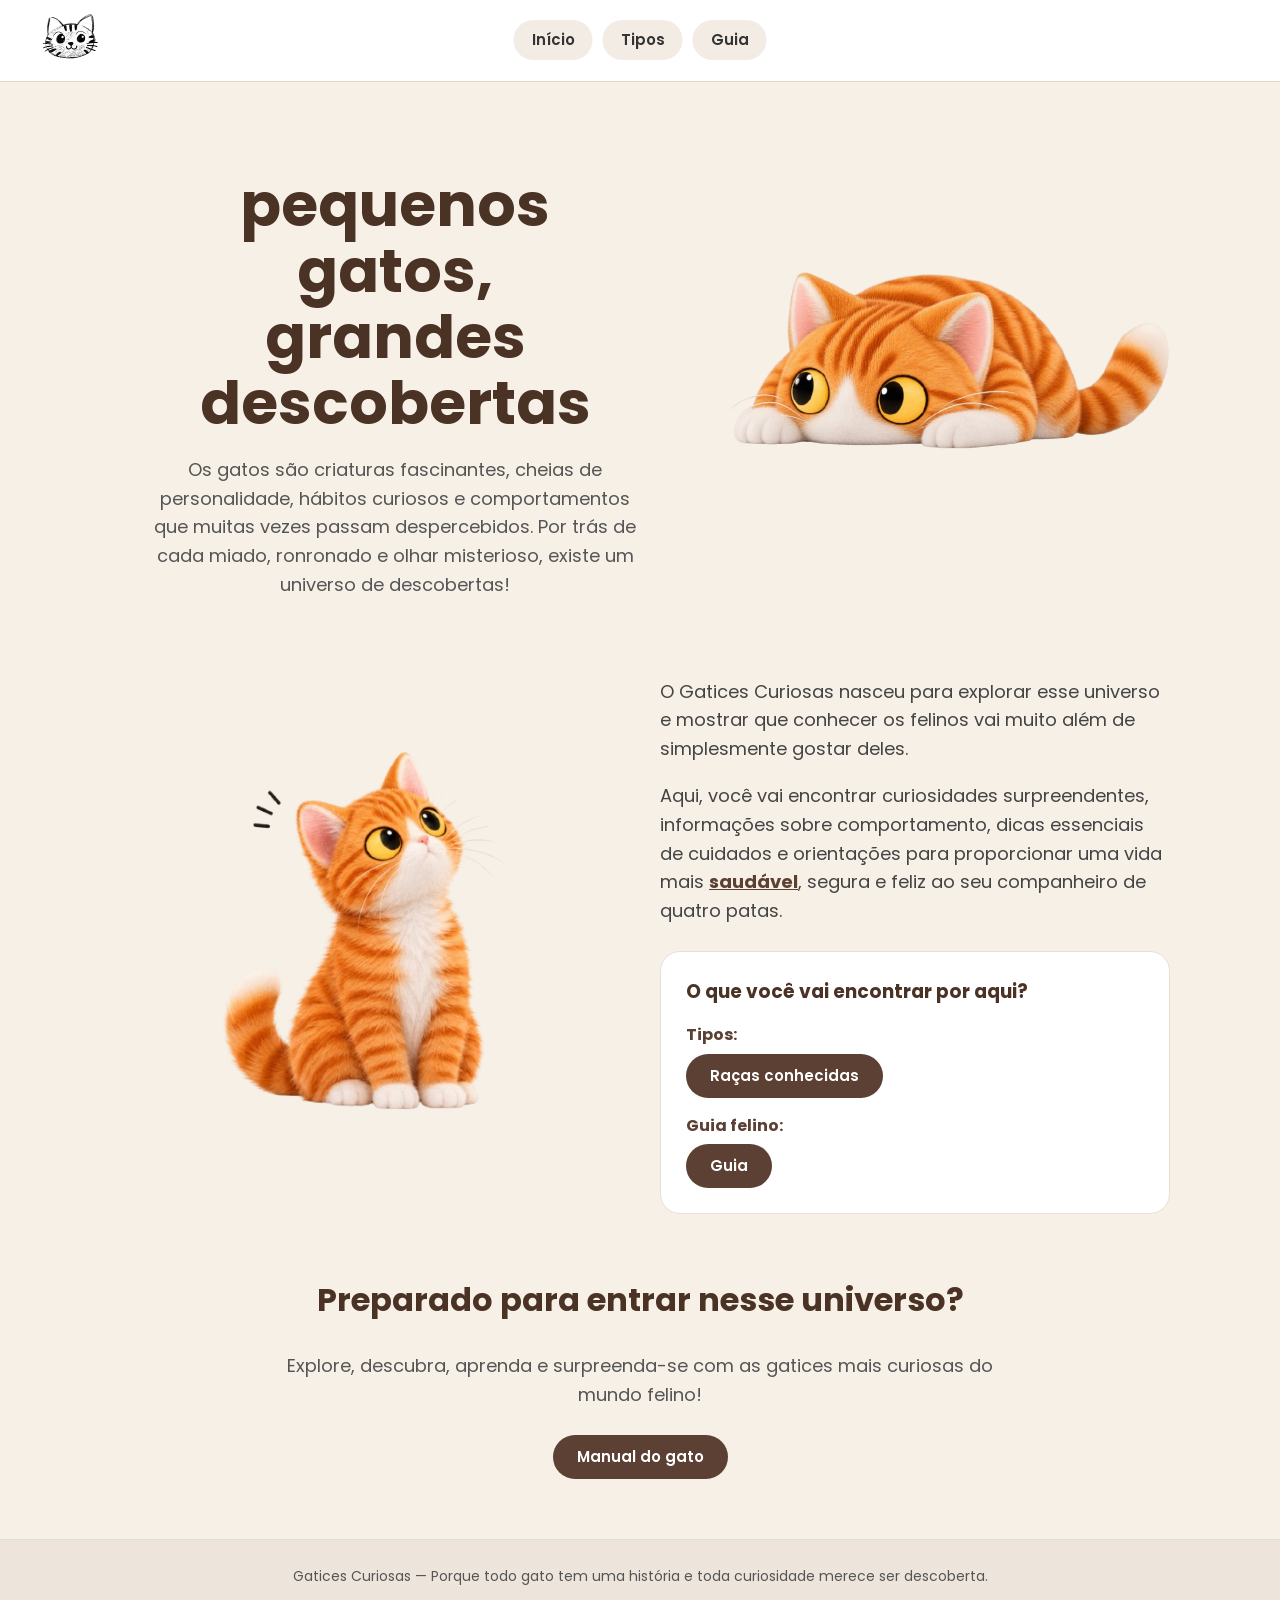
<file: index.html>
<!DOCTYPE html>
<html lang="pt-br">

<head>
    <meta charset="UTF-8">
    <meta name="viewport" content="width=device-width, initial-scale=1.0">
    <title>Gatos</title>

    <link href="https://fonts.googleapis.com/css2?family=Poppins:wght@400;700;800&display=swap" rel="stylesheet">
    <link rel="stylesheet" href="style.css">

</head>

<body>
    <header>
        <div class="logo">
            <a href="index.html">
                <img src="assents/logotipo.svg" alt="logotipo da página" width="75px">
            </a>
        </div>


        <nav class="menu">
            <a href="index.html">Início</a>
            <a href="tipos.html">Tipos</a>
            <a href="guia.html">Guia</a>
        </nav>
    </header>
    <section class="inicio">

        <div class="n1">
            <h2>pequenos<br>gatos,<br>grandes<br>descobertas</h2>

            <p>Os gatos são criaturas fascinantes, cheias de personalidade, hábitos curiosos e comportamentos que muitas
                vezes passam despercebidos. Por trás de cada miado, ronronado e olhar misterioso, existe um universo de
                descobertas!</p>
        </div>

        <div class="imgInicio">
            <img src="assents/gatoInicio.png" alt="gato">
        </div>

    </section>

    <section class="part2">

        <div class="img2">
            <img src="assents/gatinhoCurioso.png" alt="gato curioso">
        </div>

        <div class="conteudo">
            <p>O Gatices Curiosas nasceu para explorar esse universo e mostrar que conhecer os felinos vai muito além de
                simplesmente gostar deles.</p>

            <p>Aqui, você vai encontrar curiosidades surpreendentes, informações sobre comportamento, dicas essenciais
                de cuidados e orientações para proporcionar uma vida mais <a
                    href="https://www.terra.com.br/vida-e-estilo/pets/11-dicas-para-manter-seu-gato-saudavel-e-feliz,705173eb04c32a023eaf35f7e15ee710k7oqali2.html"
                    target="_blank" rel="noopener noreferrer">saudável</a>, segura e feliz ao seu companheiro de quatro
                patas.</p>

            <div class="encontrar">
                <h3>O que você vai encontrar por aqui?</h3>

                <ul class="lista-encontrar">
                    <li>
                        <span class="rotulo-encontrar">Tipos:</span>
                        <a class="button" href="tipos.html">Raças conhecidas</a>
                    </li>
                    <li>
                        <span class="rotulo-encontrar">Guia felino:</span>
                        <a class="button" href="guia.html">Guia</a>
                    </li>
                </ul>
            </div>
        </div>

    </section>

    <section class="part3">

        <div>
            <h2>Preparado para entrar nesse universo?</h2>
            <p>Explore, descubra, aprenda e surpreenda-se com as gatices mais curiosas do mundo felino!</p>
        </div>

        <div>
            <a class="button" href="https://www.specialdog.com.br/portalpet/manual-do-gato-" target="_blank"
                rel="noopener noreferrer">Manual do gato</a>
        </div>

    </section>

    <footer>Gatices Curiosas — Porque todo gato tem uma história e toda curiosidade merece ser descoberta.</footer>


</body>

</html>
</file>
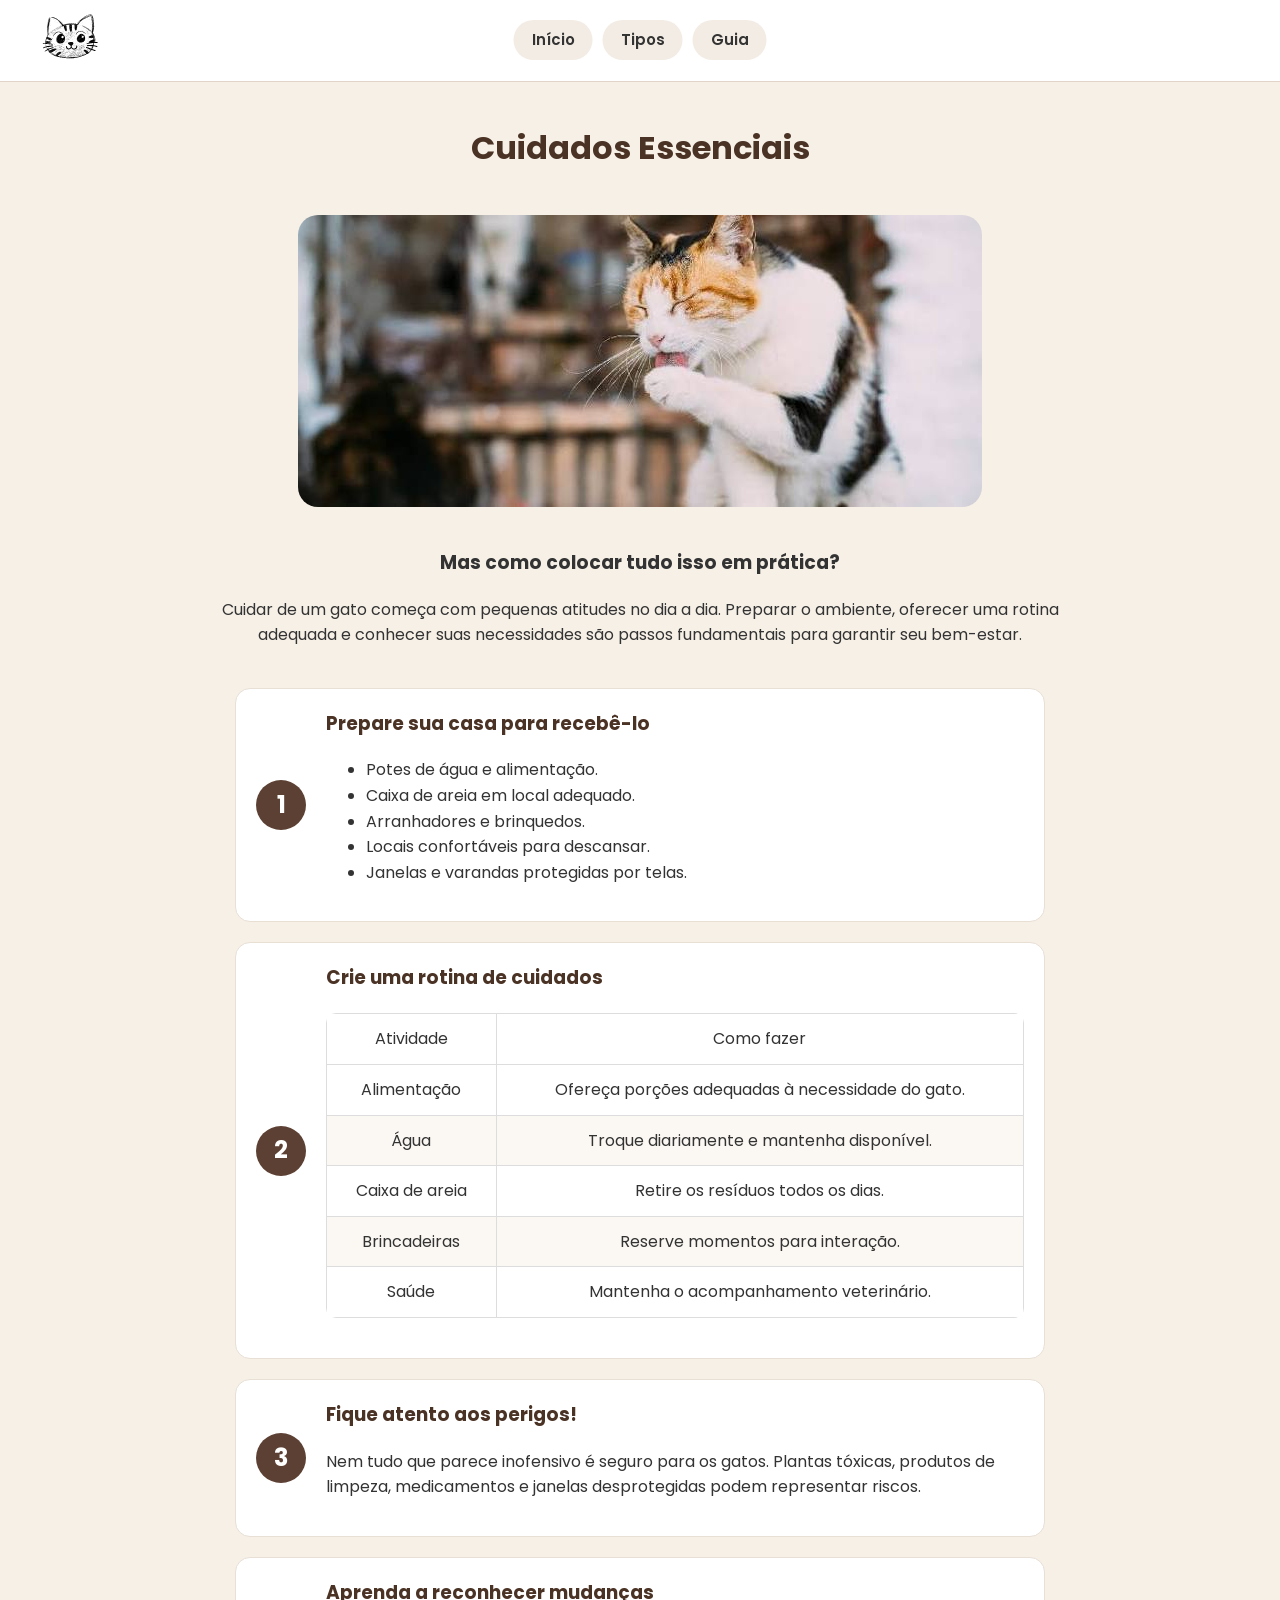
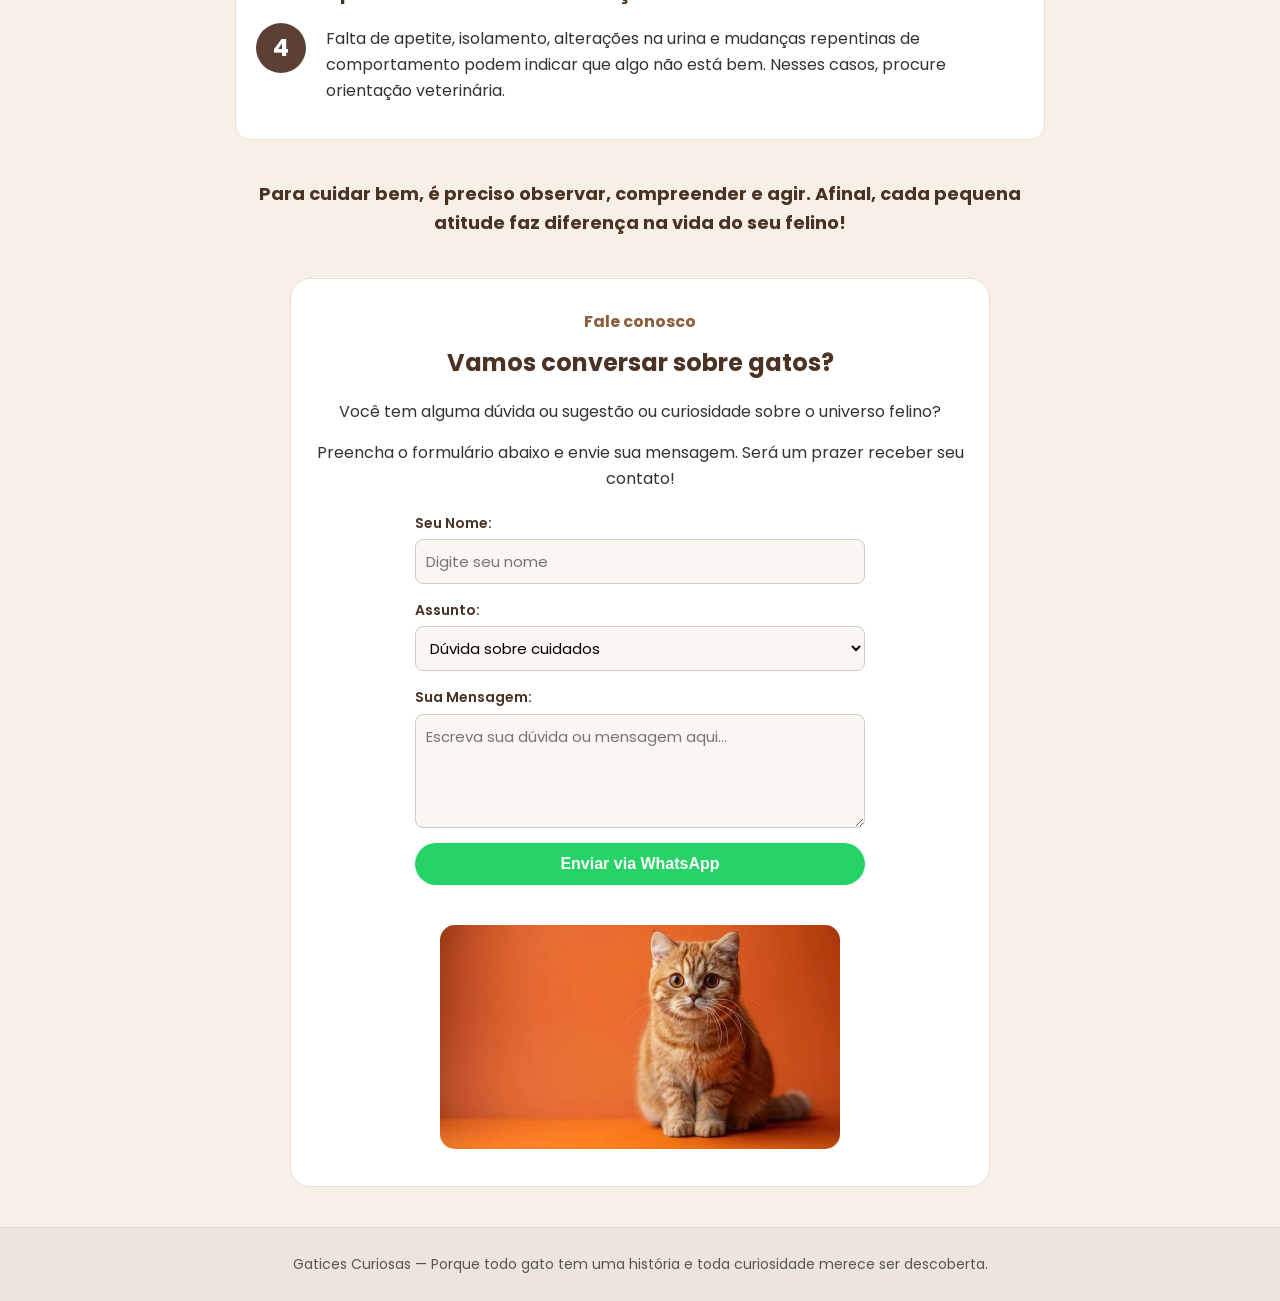
<file: cuidados.html>
<!DOCTYPE html>
<html lang="pt-br">
<head>
    <meta charset="UTF-8">
    <meta name="viewport" content="width=device-width, initial-scale=1.0">
    <title>Cuidados Essenciais</title>
    <link rel="stylesheet" href="style.css">
</head>
<body>
    <header>
        <div class="logo">
    <a href="index.html">
    <img src="assents/logotipo.svg" alt="logotipo da página" width="75px">
    </a>
    </div>


    <nav class="menu">
        <a href="index.html">Início</a>
        <a href="tipos.html">Tipos</a>
        <a href="guia.html">Guia</a>
        </nav>
    </header>

    <section class="essenciais">
        <h2>Cuidados Essenciais</h2>
        <img src="assents/images (6).jpg" alt="Foto de gato">
        <h3>Mas como colocar tudo isso em prática?</h3>
             Cuidar de um gato começa com pequenas atitudes no dia a dia. Preparar o ambiente, oferecer uma rotina<br>adequada e conhecer suas necessidades são passos fundamentais para garantir seu bem-estar.
        </p>
    </section>

    <section class="geral">
        <div class="etapa">
            <div class="numero">1</div>
        <div class="conteudoEtapa">
            <h3>Prepare sua casa para recebê-lo</h3>
            <ul>
                <li>Potes de água e alimentação.</li>
                <li>Caixa de areia em local adequado.</li>
                <li>Arranhadores e brinquedos.</li>
                <li>Locais confortáveis para descansar.</li>
                <li>Janelas e varandas protegidas por telas.</li>
            </ul>
         </div>
        </div>

         <div class="etapa">
         <div class="numero">2</div>

         <div class="conteudoEtapa">
                <h3>Crie uma rotina de cuidados</h3>
        <table>
            <thead>
            <tr>
                <td>Atividade</td>
                <td>Como fazer</td>
            </tr>
            </thead>
            <tbody>
            <tr>
                <td>Alimentação</td>
                <td>Ofereça porções adequadas à necessidade do gato.</td>
            </tr>
            <tr>
                <td>Água</td>
                <td>Troque diariamente e mantenha disponível.</td>
            </tr>
            <tr>
                <td>Caixa de areia</td>
                <td>Retire os resíduos todos os dias.</td>
            </tr>
            <tr>
                <td>Brincadeiras</td>
                <td>Reserve momentos para interação.</td>
            </tr>
            <tr>
                <td>Saúde</td>
                <td>Mantenha o acompanhamento veterinário.</td>
            </tr>
            </tbody>
        </table>
        </div>
    </div>

    <div class="etapa">
         <div class="numero">3</div>

         <div class="conteudoEtapa">
                <h3>Fique atento aos perigos!</h3>
                <p>Nem tudo que parece inofensivo é seguro para os gatos. Plantas tóxicas, produtos de limpeza, medicamentos e janelas desprotegidas podem representar riscos.
                </p>
         </div>
         </div>

         <div class="etapa">
         <div class="numero">4</div>

        <div class="conteudoEtapa">
                <h3>Aprenda a reconhecer mudanças</h3>
            <p>Falta de apetite, isolamento, alterações na urina e mudanças repentinas de comportamento podem indicar que algo não está bem. Nesses casos, procure orientação veterinária.
                </p>
        </div>
        </div>
        <div class="fim">
            <p><strong>Para cuidar bem, é preciso observar, compreender e agir. Afinal, cada pequena atitude faz diferença na vida do seu felino!</strong></p>
        </div>
    </section>

    <section class="final">
        <h3>Fale conosco</h3>
        <h2>Vamos conversar sobre gatos?</h2>
        <p>Você tem alguma dúvida ou sugestão ou curiosidade sobre o universo felino?</p>
        <p>Preencha o formulário abaixo e envie sua mensagem. Será um prazer receber seu contato!</p>

        <form id="formContato" onsubmit="enviarWhatsApp(event)">
            <div class="campo">
                <label for="nome">Seu Nome:</label>
                <input type="text" id="nome" name="nome" placeholder="Digite seu nome" required>
            </div>

            <div class="campo">
                <label for="assunto">Assunto:</label>
                <select id="assunto" name="assunto" required>
                    <option value="Dúvida sobre cuidados">Dúvida sobre cuidados</option>
                    <option value="Sugestão de conteúdo">Sugestão de conteúdo</option>
                    <option value="Curiosidade felina">Curiosidade felina</option>
                    <option value="Outro">Outro</option>
                </select>
            </div>

            <div class="campo">
                <label for="mensagem">Sua Mensagem:</label>
                <textarea id="mensagem" name="mensagem" rows="4" placeholder="Escreva sua dúvida ou mensagem aqui..." required></textarea>
            </div>

            <button type="submit" class="button btn-whatsapp">
                Enviar via WhatsApp
            </button>
        </form>

        <div>
            <img src="imagens.gatos/gato-laranja.webp" alt="Imagem de um gato laranja" width="400px">
        </div>
    </section>

    <footer>Gatices Curiosas — Porque todo gato tem uma história e toda curiosidade merece ser descoberta.</footer>

    <script src="script.js"></script>
</body>
</html>
</file>
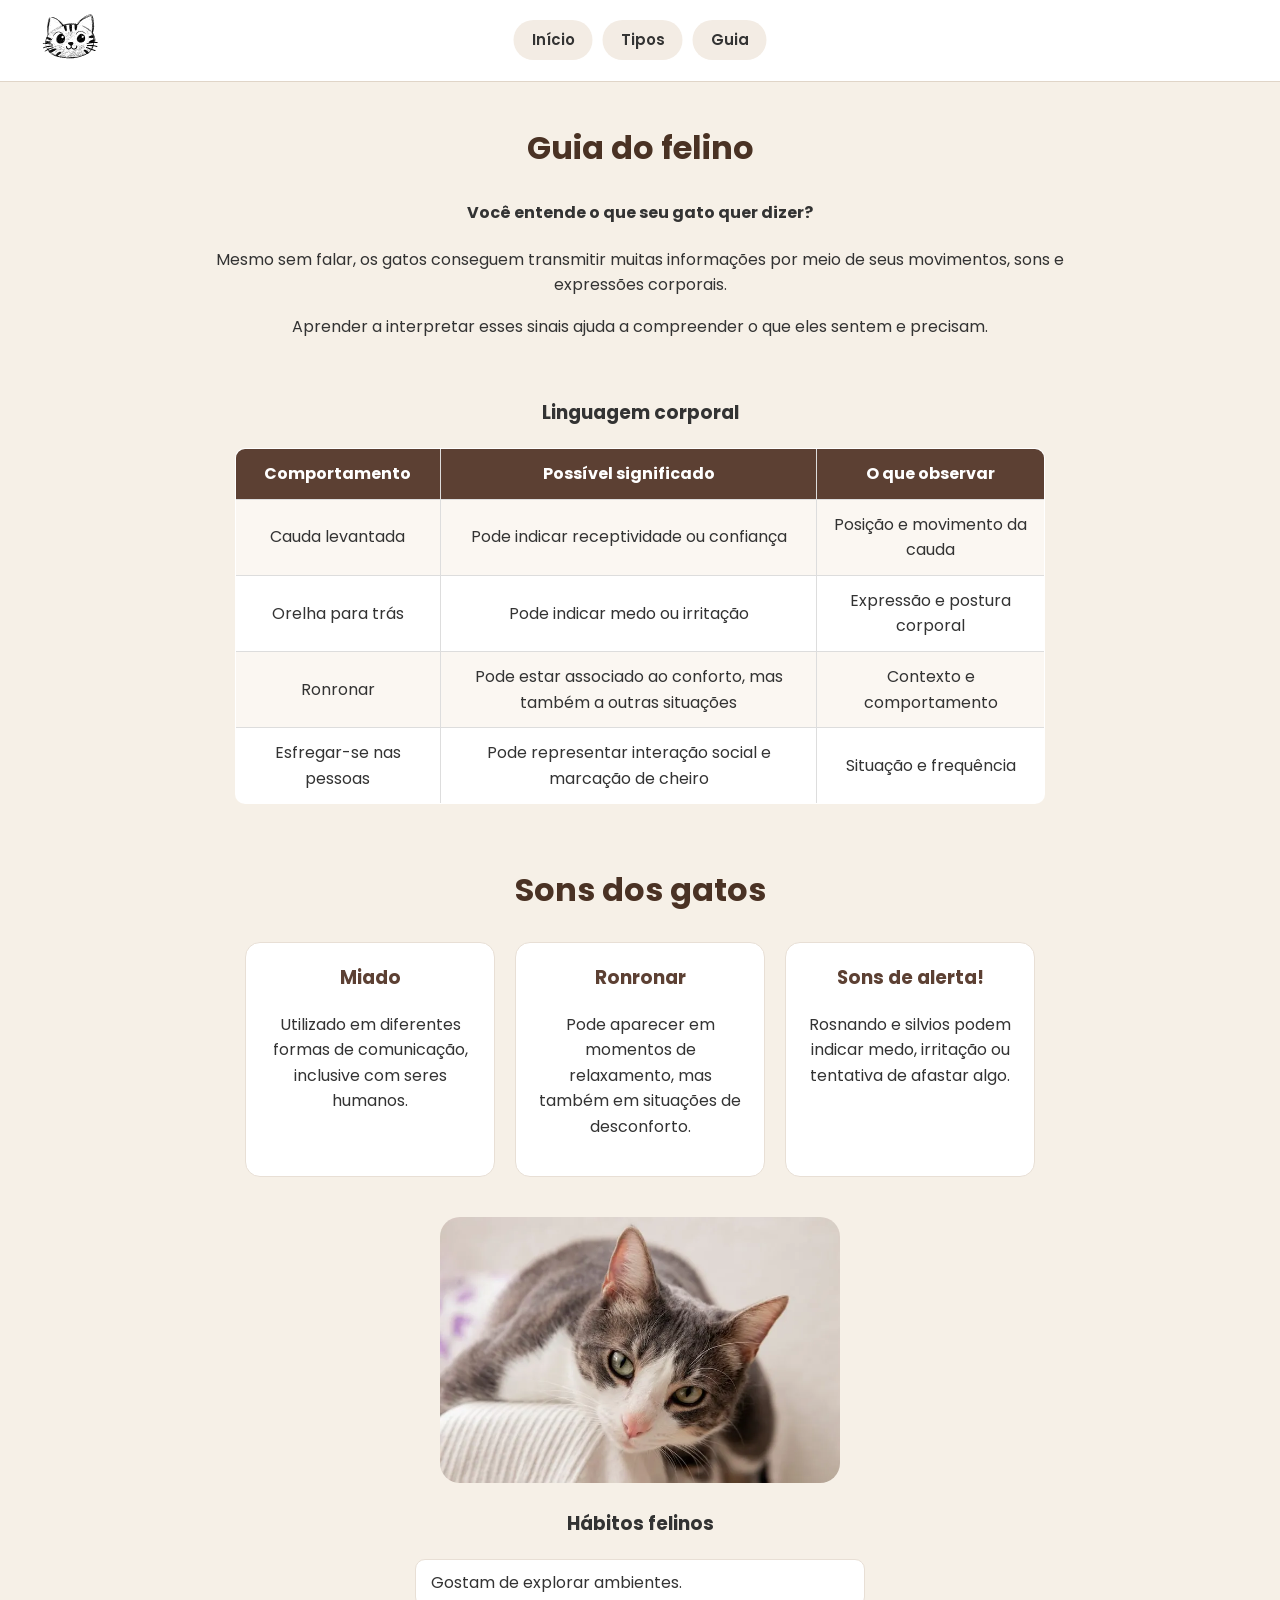
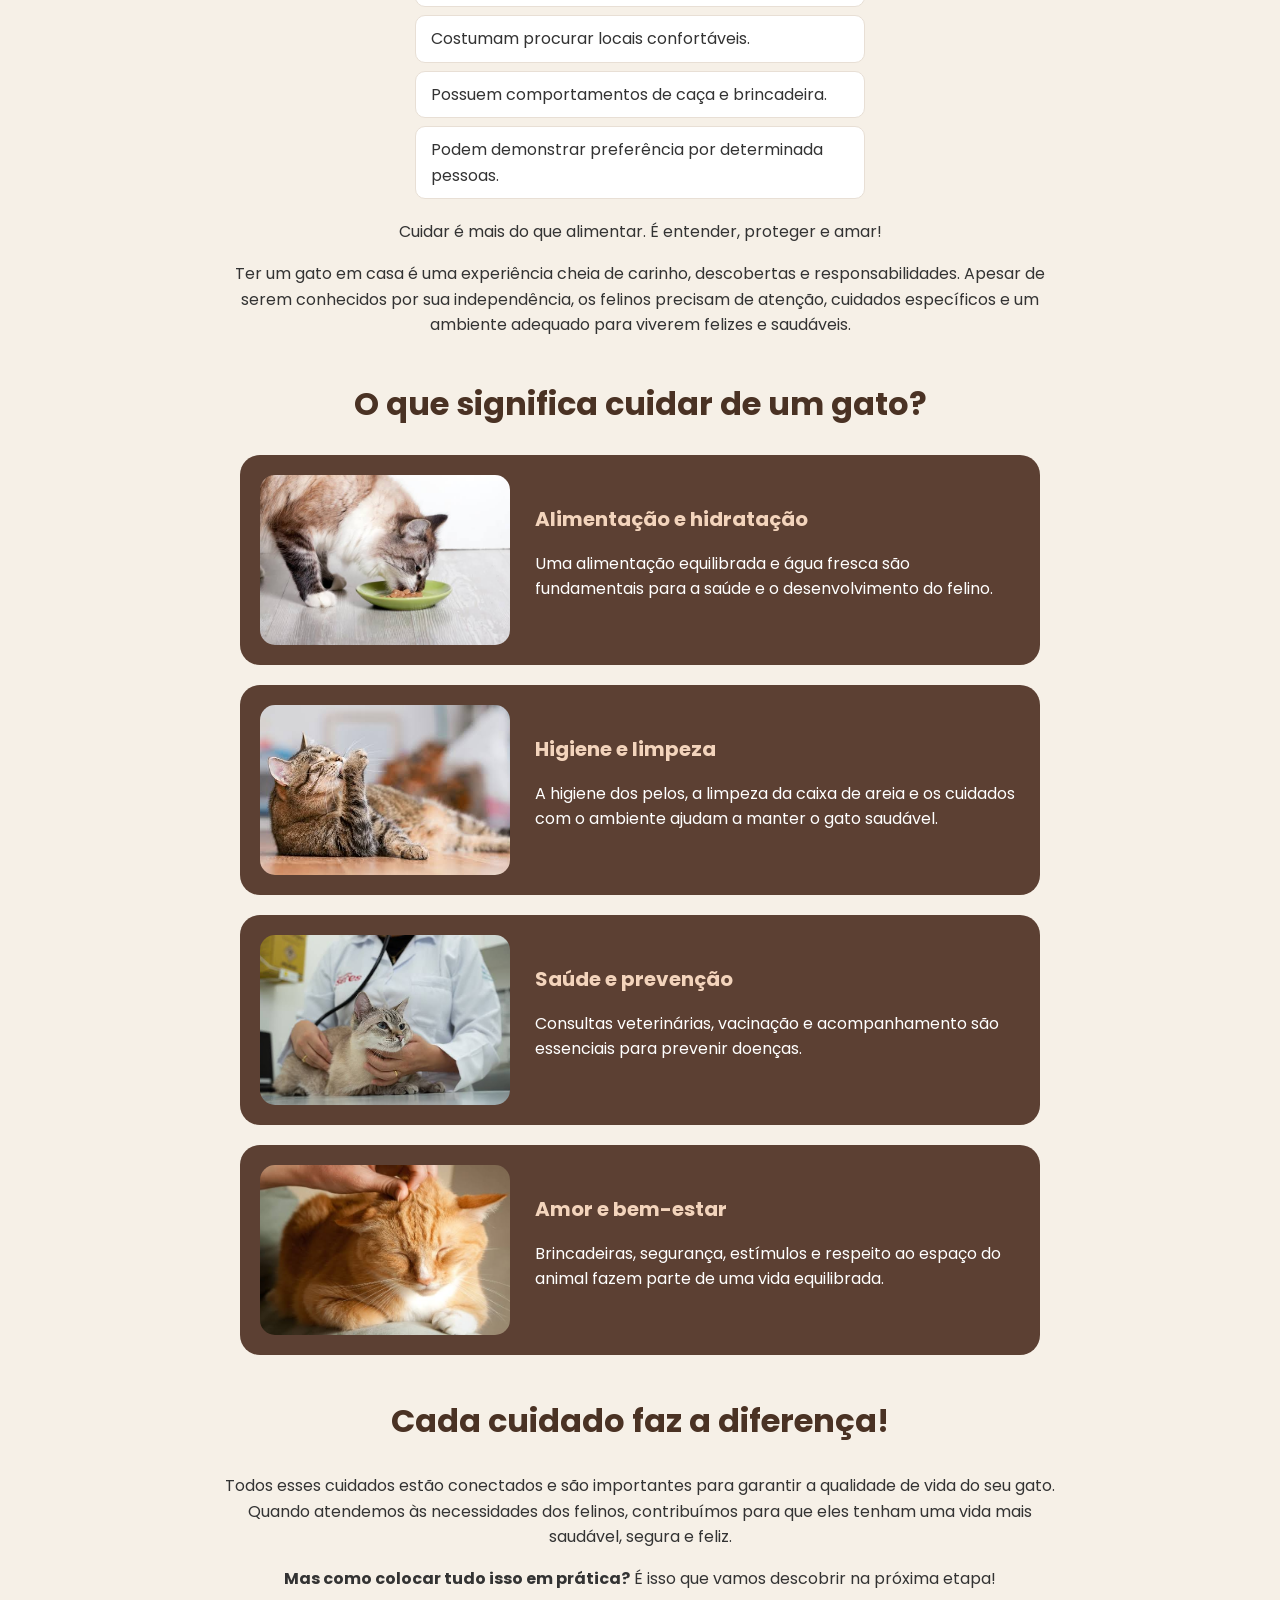
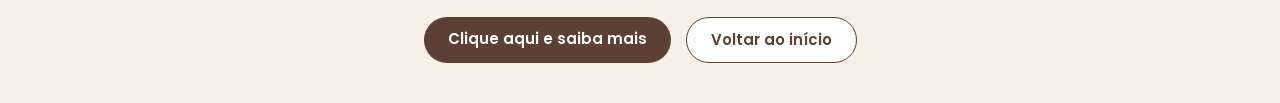
<file: guia.html>
<!DOCTYPE html>
<html lang="pt-br">

<head>
    <meta charset="UTF-8">
    <meta name="viewport" content="width=device-width, inital-scale=1.0">
    <title>Guia Felinos</title>

    <link rel="stylesheet" href="style.css">
</head>

<body>
    <header>
        <div class="logo">
            <a href="index.html">
                <img src="assents/logotipo.svg" alt="logotipo da página" width="75px">
            </a>
        </div>

        <nav class="menu">
            <a href="index.html">Início</a>
            <a href="tipos.html">Tipos</a>
            <a href="guia.html">Guia</a>
        </nav>
    </header>
    <section class="comportamento">
        <h2>Guia do felino</h2>
        <h4>Você entende o que seu gato quer dizer?</h4>
        <p>Mesmo sem falar, os gatos conseguem transmitir muitas informações por meio de seus movimentos, sons e
            expressões corporais.</p>
        <p>Aprender a interpretar esses sinais ajuda a compreender o que eles sentem e precisam.</p>
    </section>

    <section class="tabela">

        <div class="linguagem">

            <h3>Linguagem corporal</h3>
        </div>

        <div>

            <table border="1">

                <tr>
                    <th>Comportamento</th>
                    <th>Possível significado</th>
                    <th>O que observar</th>
                </tr>

                <tr>
                    <td>Cauda levantada</td>
                    <td>Pode indicar receptividade ou confiança</td>
                    <td>Posição e movimento da cauda</td>
                </tr>

                <tr>
                    <td>Orelha para trás</td>
                    <td>Pode indicar medo ou irritação</td>
                    <td>Expressão e postura corporal</td>
                </tr>

                <tr>
                    <td>Ronronar</td>
                    <td>Pode estar associado ao conforto, mas também a outras situações</td>
                    <td>Contexto e comportamento</td>
                </tr>

                <tr>
                    <td>Esfregar-se nas pessoas</td>
                    <td>Pode representar interação social e marcação de cheiro</td>
                    <td>Situação e frequência</td>
                </tr>

            </table>

        </div>
    </section>


    <section class="sonsGatos">

        <h2>Sons dos gatos</h2>

        <div class="gruposSons">

            <div class="miado">
                <h3>Miado</h3>
                <p>Utilizado em diferentes formas de comunicação, inclusive com seres humanos.</p>
            </div>

            <div class="ronronar">
                <h3>Ronronar</h3>
                <p>Pode aparecer em momentos de relaxamento, mas também em situações de desconforto.</p>
            </div>

            <div class="sonsdeAlerta">
                <h3>Sons de alerta!</h3>
                <p>Rosnando e silvios podem indicar medo, irritação ou tentativa de afastar algo.</p>
            </div>

        </div>
        <div class="habitos">
            <img src="imagens.gatos/gato-domestico.webp" alt="foto de um gato doméstico" width="400px">
            <h3>Hábitos felinos</h3>
            <ul class="lista">
                <li>Gostam de explorar ambientes.</li>
                <li>Costumam procurar locais confortáveis.</li>
                <li>Possuem comportamentos de caça e brincadeira.</li>
                <li>Podem demonstrar preferência por determinada pessoas.</li>
            </ul>
        </div>

        <p>Cuidar é mais do que alimentar. É entender, proteger e amar!</p>
        <p>Ter um gato em casa é uma experiência cheia de carinho, descobertas e responsabilidades. Apesar de serem
            conhecidos por sua independência, os felinos precisam de atenção, cuidados específicos e um ambiente
            adequado para viverem felizes e saudáveis.</p>

    </section>

    <section class="cuidar">
        <h2>O que significa cuidar de um gato?</h2>
        <div class="alimentacao">
            <img src="assents/images (1).jpg" alt="Foto de um gato">
            <div class="alm">
                <p>Alimentação e hidratação</p>
                <p>Uma alimentação equilibrada e água fresca são fundamentais para a saúde e o desenvolvimento do
                    felino.</p>
            </div>
        </div>
        <div>
            <div class="higiene">
                <img src="assents/images (5).jpg" alt="foto do gato">
                <div class="hgn">
                    <p>Higiene e limpeza</p>
                    <p>A higiene dos pelos, a limpeza da caixa de areia e os cuidados com o ambiente ajudam a manter o
                        gato saudável.</p>
                </div>
            </div>
            <div class="saude">
                <img src="assents/images (3).jpg" alt="foto do gato">
                <div class="sde">
                    <p>Saúde e prevenção</p>
                    <p>Consultas veterinárias, vacinação e acompanhamento são essenciais para prevenir doenças.</p>
                </div>
            </div>
            <div class="amor">
                <img src="assents/images (4).jpg" alt="foto do gato">
                <div class="amr">
                    <p>Amor e bem-estar</p>
                    <p>Brincadeiras, segurança, estímulos e respeito ao espaço do animal fazem parte de uma vida
                        equilibrada.</p>
                </div>
            </div>

        </div>
    </section>

    <section class="cuidar">
        <h2>Cada cuidado faz a diferença!</h2>
        <p>Todos esses cuidados estão conectados e são importantes para garantir a qualidade de vida do seu
            gato.<br>Quando atendemos às necessidades dos felinos, contribuímos para que eles tenham uma vida mais
            saudável, segura e feliz.</p>
        <p><strong>Mas como colocar tudo isso em prática?</strong> É isso que vamos descobrir na próxima etapa!</p>

        <div class="cent">
            <a class="button cuidados" href="cuidados.html">
                Clique aqui e saiba mais</a>
            <a class="button voltar" href="index.html">Voltar ao início</a>
        </div>

    </section>


</body>

</html>
</file>
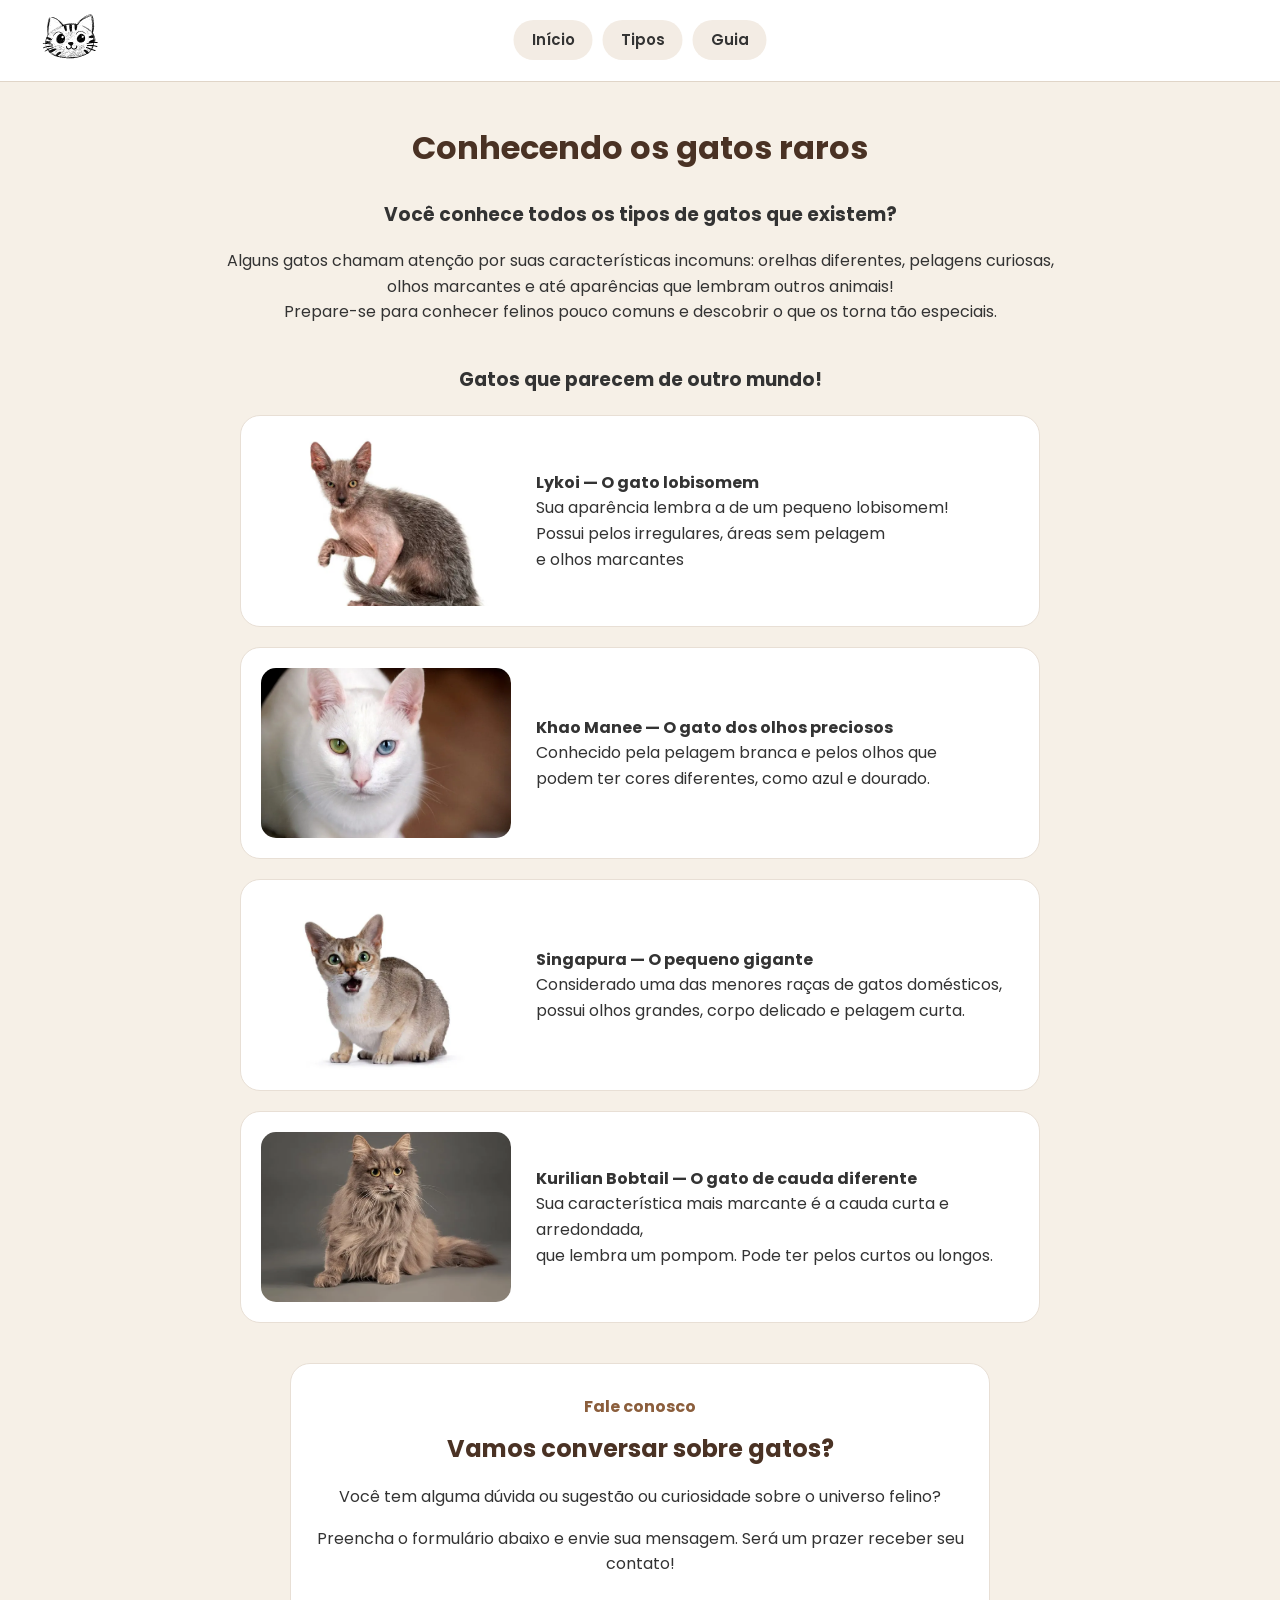
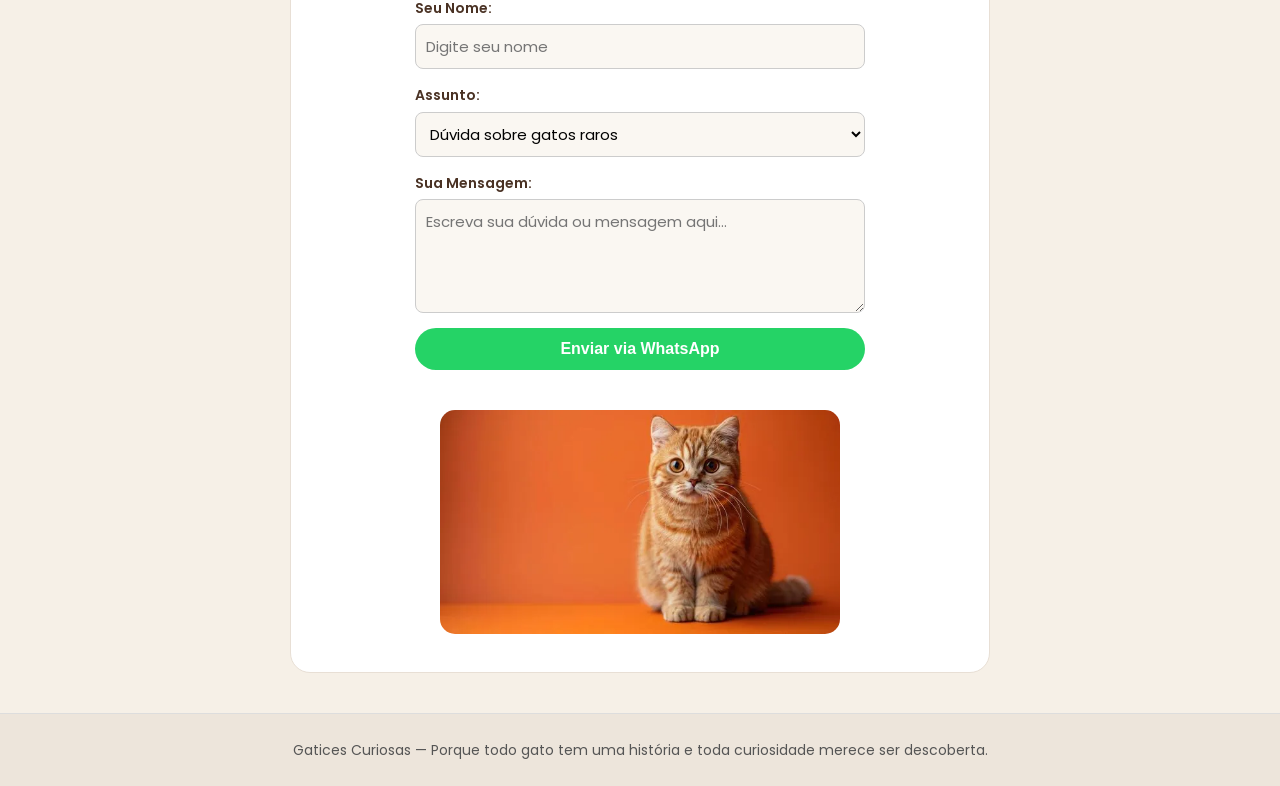
<file: raros.html>
<!DOCTYPE html>
<html lang="pt-br">
<head>
    <meta charset="UTF-8">
    <meta name="viewport" content="width=device-width, initial-scale=1.0">
    <title>Conhecendo os gatos raros</title>
    <link rel="stylesheet" href="style.css">
</head>
<body>
<header>
    <div class="logo">
    <a href="index.html">
    <img src="assents/logotipo.svg" alt="logotipo da página" width="75px">
    </a>
    </div>


    <nav class="menu">
        <a href="index.html">Início</a>
        <a href="tipos.html">Tipos</a>
        <a href="guia.html">Guia</a>
    </nav>

</header>
<section class="rarosGatos">
    <h2>Conhecendo os gatos raros</h2>
        <h3>Você conhece todos os tipos de gatos que existem?</h3>
    <p>
        Alguns gatos chamam atenção por suas características incomuns: orelhas
         diferentes, pelagens curiosas,<br>olhos marcantes e até aparências que lembram outros animais!<br>
        Prepare-se para conhecer felinos pouco comuns e descobrir o que os torna tão especiais.
    </p>
</section>

    <section class="mundo">
            <h3>Gatos que parecem de outro mundo!</h3>
        <div class="gatos">
            <img src="imagens.gatos/Lykoi.webp" alt="foto do gato da raça Lykoi">
            <p>
                <strong>Lykoi — O gato lobisomem</strong><br>
                Sua aparência lembra a de um pequeno lobisomem!<br>Possui pelos irregulares, áreas sem pelagem<br>e olhos marcantes
            </p>
        </div>
        <div class="gatos2">
            <img src="imagens.gatos/Khao Manee.webp" alt="foto do gato da raça Khao Manee">
            <p>
                <strong>Khao Manee — O gato dos olhos preciosos</strong><br>
                Conhecido pela pelagem branca e pelos olhos que<br>podem ter cores diferentes, como azul e dourado.
            </p>
        </div>
        <div class="gatos">
            <img src="imagens.gatos/Singapura.webp" alt="foto do gato da raça Singapura">
            <p>
                <strong>Singapura — O pequeno gigante</strong><br>
                Considerado uma das menores raças de gatos domésticos,<br>possui olhos grandes, corpo delicado e pelagem curta.
            </p>
        </div>
        <div class="gatos2">
            <img src="imagens.gatos/Kurilian Bobtail.webp" alt="foto do gato da raça Kurilian Bobtail">
            <p>
                <strong>Kurilian Bobtail — O gato de cauda diferente</strong><br>
                Sua característica mais marcante é a cauda curta e arredondada,<br>que lembra um pompom. Pode ter pelos curtos ou longos.
            </p>
        </div>
    </section>

   <section class="final">
        <h3>Fale conosco</h3>
        <h2>Vamos conversar sobre gatos?</h2>
        <p>Você tem alguma dúvida ou sugestão ou curiosidade sobre o universo felino?</p>
        <p>Preencha o formulário abaixo e envie sua mensagem. Será um prazer receber seu contato!</p>

        <form id="formContato" onsubmit="enviarWhatsApp(event)">
            <div class="campo">
                <label for="nome">Seu Nome:</label>
                <input type="text" id="nome" name="nome" placeholder="Digite seu nome" required>
            </div>

            <div class="campo">
                <label for="assunto">Assunto:</label>
                <select id="assunto" name="assunto" required>
                    <option value="Dúvida sobre gatos raros">Dúvida sobre gatos raros</option>
                    <option value="Sugestão de conteúdo">Sugestão de conteúdo</option>
                    <option value="Curiosidade felina">Curiosidade felina</option>
                    <option value="Outro">Outro</option>
                </select>
            </div>

            <div class="campo">
                <label for="mensagem">Sua Mensagem:</label>
                <textarea id="mensagem" name="mensagem" rows="4" placeholder="Escreva sua dúvida ou mensagem aqui..." required></textarea>
            </div>

            <button type="submit" class="button btn-whatsapp">
                Enviar via WhatsApp
            </button>
        </form>

        <div>
            <img src="imagens.gatos/gato-laranja.webp" alt="Imagem de um gato laranja" width="400px">
        </div>
   </section>

   <footer>Gatices Curiosas — Porque todo gato tem uma história e toda curiosidade merece ser descoberta.</footer>

   <script src="script.js"></script>

</body>
</html>
</file>
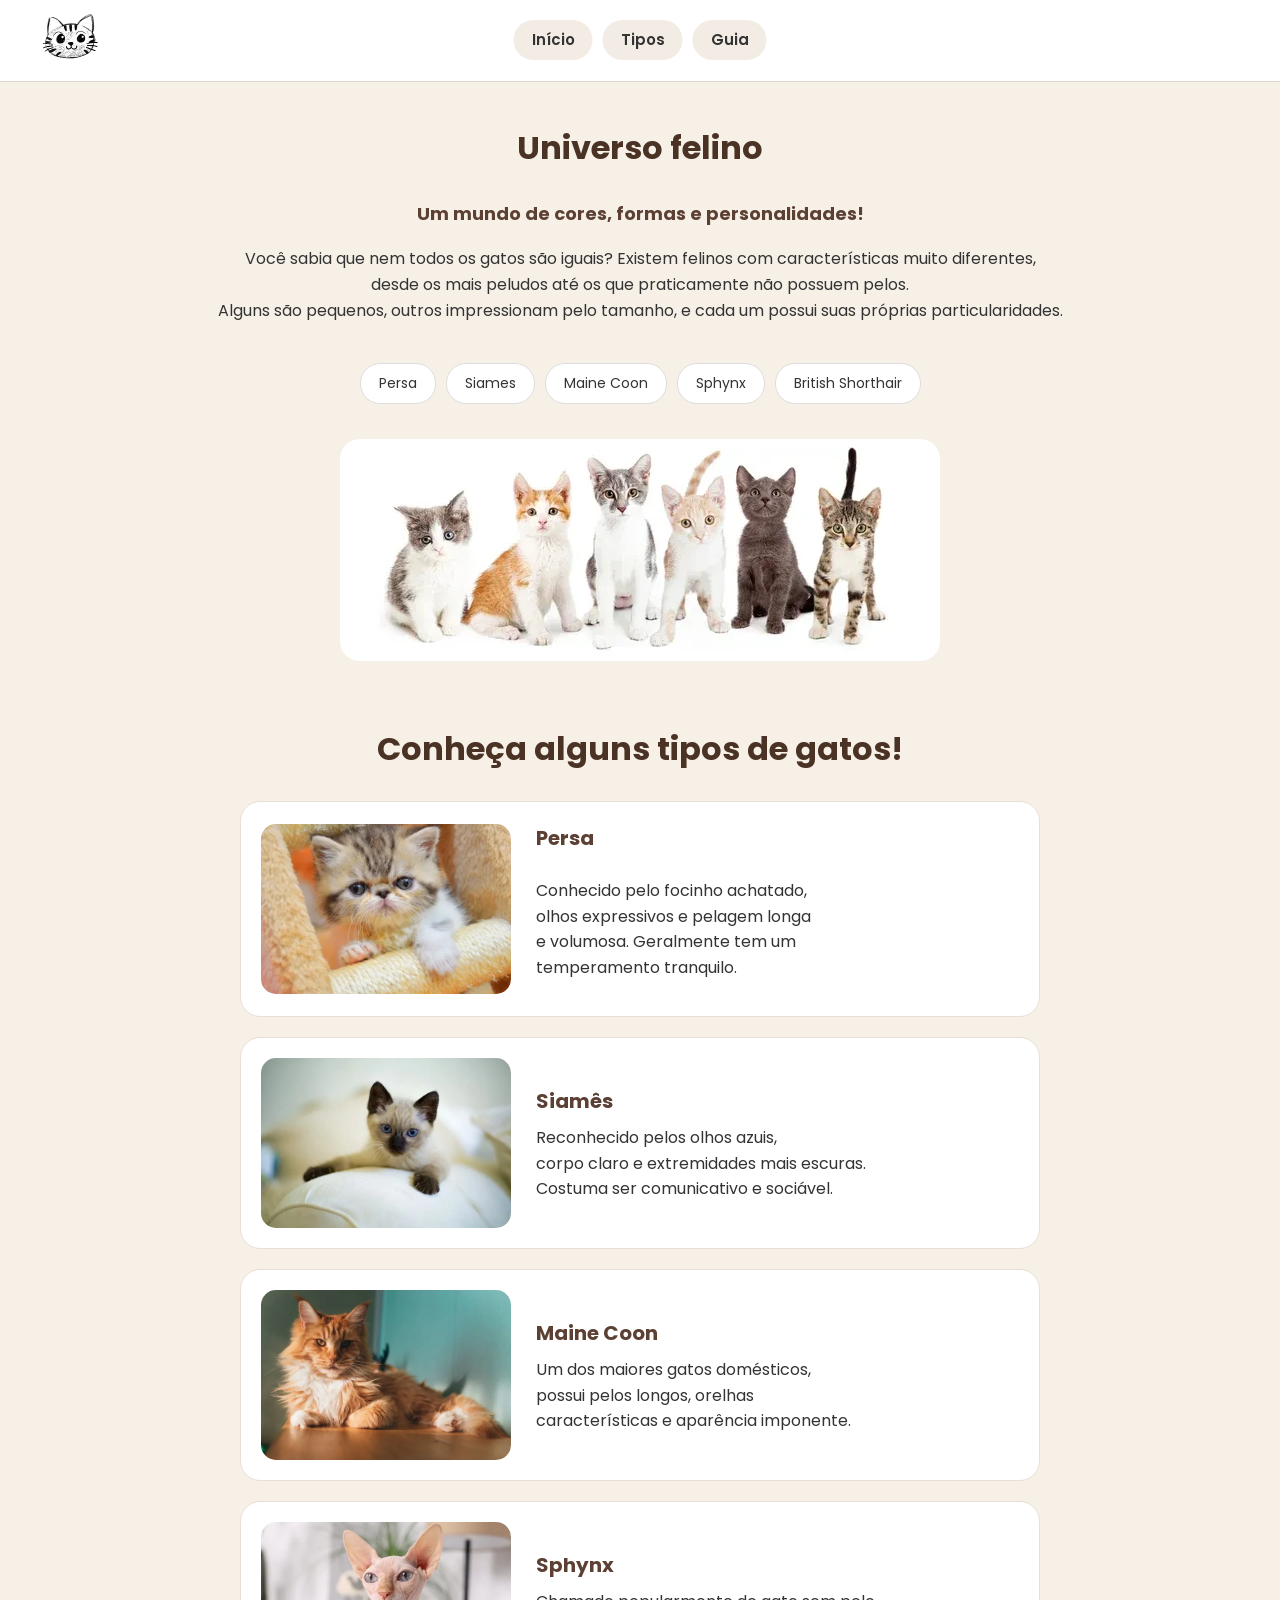
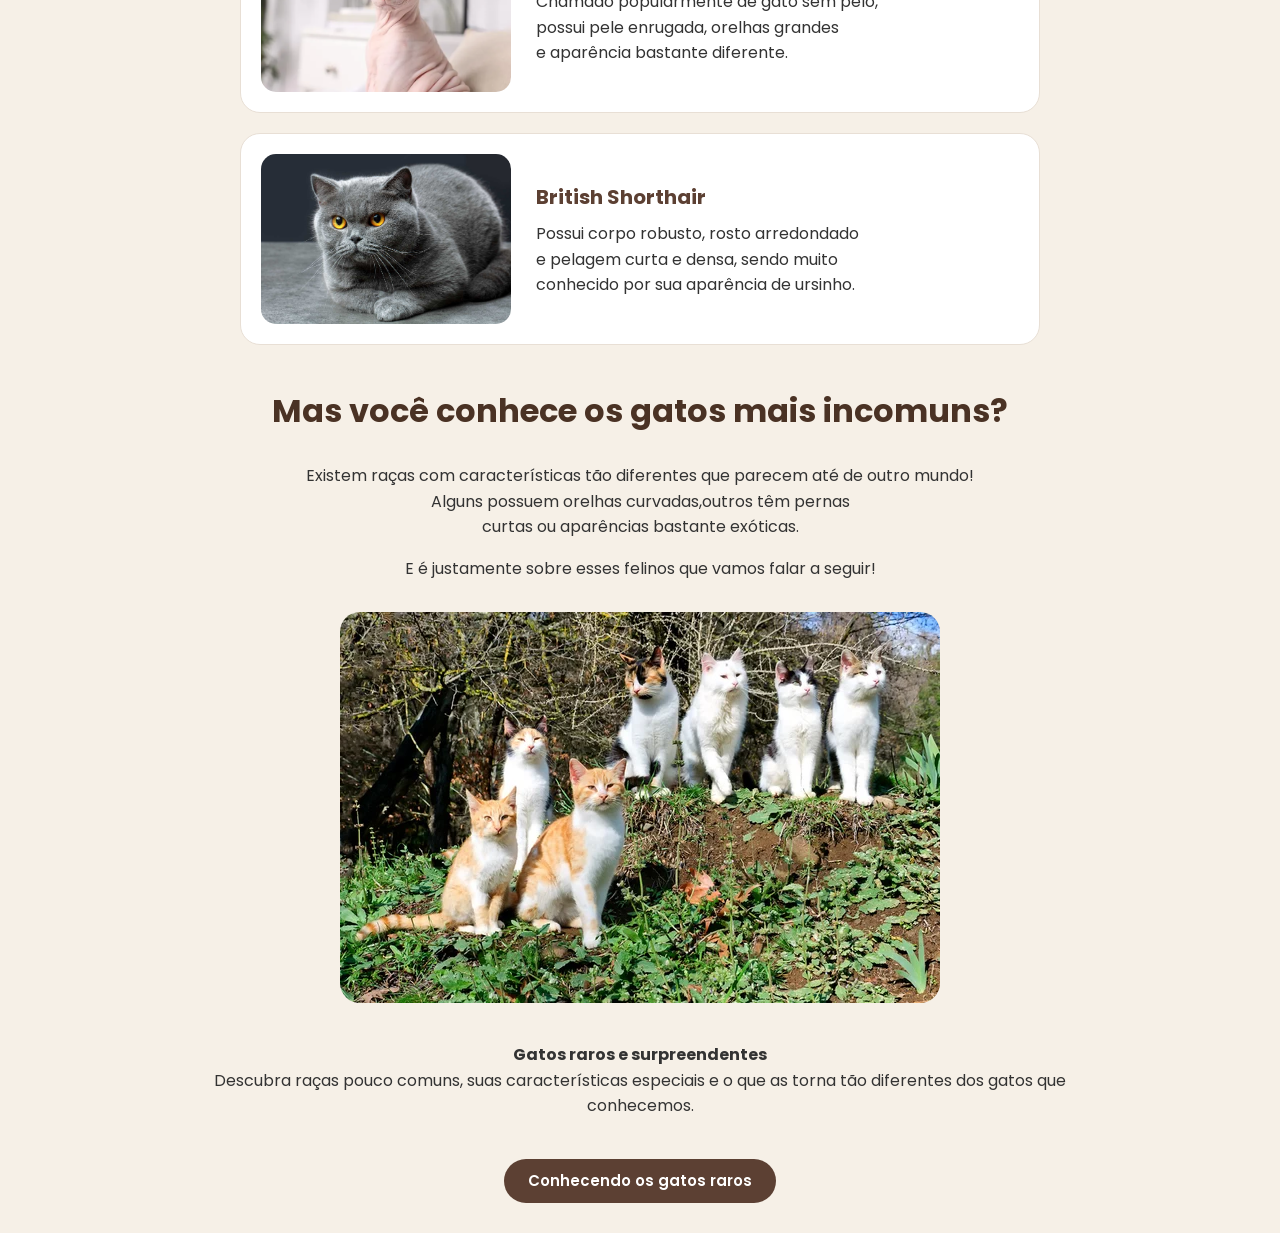
<file: tipos.html>
<!DOCTYPE html>
<html lang="pt-br">
<head>
    <meta charset="UTF-8">
    <meta name="viewport" content="width=device-width, initial-scale=1.0">
    <title>Tipos de Gatos</title>

    <link rel="stylesheet" href="style.css">

</head>
<body>
<header>
   <div class="logo">
    <a href="index.html">
    <img src="assents/logotipo.svg" alt="logotipo da página" width="75px">
    </a>
    </div>


    <nav class="menu">
        <a href="index.html">Início</a>
        <a href="tipos.html">Tipos</a>
        <a href="guia.html">Guia</a>
    </nav>

</header>

<section>
    <div class="uniFelino">
        <h2>Universo felino</h2>
        <p class="subtitulo"><strong>Um mundo de cores, formas e personalidades!</strong></p>
        <p>
        Você sabia que nem todos os gatos são iguais? Existem felinos com características muito diferentes,<br>desde os mais peludos até os que praticamente não possuem pelos.<br> Alguns são pequenos, outros impressionam pelo tamanho, e cada um possui suas próprias particularidades.
        </p>
    </div>
</section>
<section>
    <div>

        <nav class="gatosComum">
            <a href="#persa">Persa</a>
            <a href="#siames">Siames</a>
            <a href="#MaineCoon">Maine Coon</a>
            <a href="#Sphynx">Sphynx</a>
            <a href="#British">British Shorthair</a>
        </nav>

    </div>

    <div class="bannerg">
        <img src="imagens.gatos/gatos.webp" alt="Várias raças de gatos em uma imagem só">
    </div>
</section>

<section class="conhecaTipos">
        <h2>Conheça alguns tipos de gatos!</h2>
    <div class="gatos" id="persa">
        <img src="imagens.gatos/gato-persa.webp" alt="foto de um gato persa">

        <div class="infor">
        <h3>Persa</h3>
        <p>Conhecido pelo focinho achatado,<br>olhos expressivos e pelagem longa<br>e volumosa. Geralmente tem um<br>temperamento tranquilo.</p>
    </div>
    </div>

    <div class="gatos2" id="siames">
        <img src="imagens.gatos/Gato-siames.webp" alt="foto de um gato siamês">
    <div class="infor2">
        <p><strong>Siamês</strong><br>
        Reconhecido pelos olhos azuis,<br>corpo claro e extremidades mais escuras.<br>
        Costuma ser comunicativo e sociável.
    </p>

    </div>
    </div>

    <div class="gatos3" id="MaineCoon">
        <img src="imagens.gatos/gato-mainecoon.webp" alt="foto de um gato mainecoon">
    <div class="infor3">
        <p><strong>Maine Coon</strong><br>
        Um dos maiores gatos domésticos,<br>possui pelos longos, orelhas<br>características e aparência imponente.
        </p>
    </div>
    </div>
    <div class="gatos4" id="Sphynx">
        <img src="imagens.gatos/gato-sphynx.webp" alt="foto de um gato Sphynx">
    <div class="infor4">
        <p><strong>Sphynx</strong><br>
        Chamado popularmente de gato sem pelo,<br>possui pele enrugada, orelhas grandes<br>e aparência bastante diferente.
    </p>

    </div>
    </div>

    <div class="gatos5" id="British">
        <img src="imagens.gatos/gato-british.jpg" alt="foto de um gato British Shorthair">
    <div class="infor5">
        <p><strong>British Shorthair</strong><br>
        Possui corpo robusto, rosto arredondado<br>e pelagem curta e densa, sendo muito<br>conhecido por sua aparência de ursinho.
    </p>

    </div>
    </div>

    </section>

    <section class="incomum">
    <h2>Mas você conhece os gatos mais incomuns?</h2>
    <p>
       Existem raças com características tão diferentes que parecem até de outro mundo!<br>
       Alguns possuem orelhas curvadas,outros têm pernas<br>curtas ou aparências bastante exóticas.</p>

       <p>E é justamente sobre esses felinos que vamos falar a seguir!</p>
    <div class="raros">
       <img src="assents/depositphotos_63153825-stock-photo-seven-cats-sit-on-a.jpg" alt="gatos">
    </div>
    <div>
        <p><strong>Gatos raros e surpreendentes</strong><br>
        Descubra raças pouco comuns, suas características especiais e o que as torna tão diferentes dos gatos que conhecemos.<br></p>
    </div>
</section>

<section>
    <div class="centralizar">
    <a class="button raro" href="raros.html" >
          Conhecendo os gatos raros</a>
    </div>

    </section>
</body>
</html>
</file>
<file: style.css>
@import url('https://fonts.googleapis.com/css2?family=Poppins:wght@300;400;600;700&display=swap');

* {
    box-sizing: border-box;
}

body {
    font-family: 'Poppins', Arial, sans-serif;
    background-color: #f6f0e7;
    color: #333;
    margin: 0;
    padding: 0;
    text-align: center;
    line-height: 1.6;
}

img {
    max-width: 100%;
    height: auto;
}

header {
    position: relative;
    display: flex;
    align-items: center;
    justify-content: space-between;
    background-color: #ffffff;
    padding: 10px 40px;
    border-bottom: 1px solid #e0d5c8;
}

.logo img {
    width: 60px;
}

.menu {
    position: absolute;
    left: 50%;
    transform: translateX(-50%);
    display: flex;
    gap: 10px;
}

.menu a {
    text-decoration: none;
    color: #333;
    background-color: #f3ece4;
    padding: 8px 18px;
    border-radius: 20px;
    font-size: 15px;
    font-weight: 600;
}

.menu a:hover {
    background-color: #5c4033;
    color: #ffffff;
}

.inicio {
    display: flex;
    align-items: center;
    justify-content: space-between;
    gap: 40px;
    max-width: 1100px;
    margin: 40px auto;
    padding: 0 20px;
}

.n1 {
    flex: 1;
    text-align: center;
}

.n1 h2 {
    font-size: 60px;
    line-height: 1.1;
    color: #4a3224;
    margin-bottom: 20px;
    text-align: center;
}

.n1 p {
    font-size: 18px;
    color: #555;
    max-width: 500px;
    margin: 0 auto;
    text-align: center;
}

.imgInicio img {
    max-width: 450px;
    border-radius: 20px;
}

.part2 {
    display: flex;
    align-items: center;
    gap: 40px;
    max-width: 1100px;
    margin: 60px auto;
    padding: 0 20px;
    text-align: left;
}

.img2 {
    flex: 1;
}

.conteudo {
    flex: 1;
}

.conteudo p {
    font-size: 18px;
    color: #444;
    margin-bottom: 15px;
}

.conteudo p a {
    color: #5c4033;
    font-weight: bold;
}

.encontrar {
    background-color: #ffffff;
    padding: 25px;
    border-radius: 20px;
    margin-top: 25px;
    border: 1px solid #e8dfd5;
}

.encontrar h3 {
    color: #4a3224;
    margin-top: 0;
    margin-bottom: 15px;
}

.lista-encontrar {
    list-style: none;
    padding: 0;
    margin: 0;
    display: flex;
    flex-direction: column;
    gap: 15px;
}

.lista-encontrar li {
    display: flex;
    flex-direction: column;
    align-items: flex-start;
    gap: 6px;
}

.rotulo-encontrar {
    font-weight: bold;
    color: #5c4033;
}

.part3 {
    max-width: 800px;
    margin: 60px auto;
    padding: 0 20px;
}

.part3 h2 {
    font-size: 32px;
    color: #4a3224;
}

.part3 p {
    font-size: 18px;
    color: #555;
    margin-bottom: 25px;
}

.button {
    display: inline-block;
    background-color: #5c4033;
    color: #ffffff;
    padding: 10px 24px;
    border-radius: 25px;
    text-decoration: none;
    font-weight: 600;
    font-size: 15px;
    border: none;
    cursor: pointer;
}

.button:hover {
    background-color: #3e2619;
    color: #ffffff;
}

.button.voltar {
    background-color: #ffffff;
    color: #5c4033;
    border: 1px solid #5c4033;
}

.button.voltar:hover {
    background-color: #5c4033;
    color: #ffffff;
}

.uniFelino,
.conhecaTipos,
.incomum,
.rarosGatos,
.mundo,
.comportamento,
.sonsGatos,
.cuidar,
.essenciais {
    max-width: 900px;
    margin: 40px auto;
    padding: 0 20px;
}

.uniFelino h2,
.conhecaTipos h2,
.incomum h2,
.rarosGatos h2,
.comportamento h2,
.sonsGatos h2,
.cuidar h2,
.essenciais h2 {
    font-size: 32px;
    color: #4a3224;
}

.subtitulo {
    font-size: 18px;
    color: #5c4033;
    font-weight: bold;
}

.gatosComum {
    display: flex;
    justify-content: center;
    gap: 10px;
    flex-wrap: wrap;
    margin: 20px 0;
}

.gatosComum a {
    text-decoration: none;
    background-color: #ffffff;
    color: #333;
    padding: 8px 18px;
    border-radius: 20px;
    border: 1px solid #ddd;
    font-size: 14px;
}

.gatosComum a:hover {
    background-color: #5c4033;
    color: #ffffff;
}

.bannerg img,
.raros img,
.essenciais img {
    border-radius: 20px;
    margin: 15px 0;
}

.gatos, .gatos2, .gatos3, .gatos4, .gatos5 {
    display: flex;
    align-items: center;
    gap: 25px;
    max-width: 800px;
    margin: 20px auto;
    padding: 20px;
    background-color: #ffffff;
    border-radius: 20px;
    border: 1px solid #e8dfd5;
    text-align: left;
}

.gatos img, .gatos2 img, .gatos3 img, .gatos4 img, .gatos5 img {
    width: 250px;
    height: 170px;
    object-fit: cover;
    border-radius: 15px;
    flex-shrink: 0;
}

.infor, .infor2, .infor3, .infor4, .infor5 {
    flex: 1;
}

.infor h3,
.infor2 strong,
.infor3 strong,
.infor4 strong,
.infor5 strong {
    font-size: 20px;
    color: #5c4033;
    margin-top: 0;
    margin-bottom: 8px;
    display: inline-block;
}

.centralizar {
    margin: 30px auto;
}

.tabela {
    max-width: 850px;
    margin: 20px auto;
    padding: 0 20px;
    overflow-x: auto;
}

table {
    width: 100%;
    margin: 20px auto;
    border-collapse: collapse;
    background-color: #ffffff;
    border-radius: 10px;
    overflow: hidden;
}

th, td {
    border: 1px solid #ddd;
    padding: 12px 15px;
    text-align: center;
}

th {
    background-color: #5c4033;
    color: #ffffff;
}

tbody tr:nth-child(even) td {
    background-color: #fbf7f2;
}

.gruposSons {
    display: flex;
    justify-content: center;
    gap: 20px;
    flex-wrap: wrap;
    margin-top: 20px;
}

.miado, .ronronar, .sonsdeAlerta {
    background-color: #ffffff;
    padding: 20px;
    border-radius: 15px;
    width: 250px;
    border: 1px solid #e8dfd5;
    text-align: center;
}

.miado h3, .ronronar h3, .sonsdeAlerta h3 {
    color: #5c4033;
    margin-top: 0;
}

.habitos {
    margin-top: 40px;
}

.habitos img {
    border-radius: 20px;
}

.lista {
    list-style: none;
    padding: 0;
    max-width: 450px;
    margin: 20px auto;
    text-align: left;
}

.lista li {
    background-color: #ffffff;
    padding: 10px 15px;
    border-radius: 10px;
    margin-bottom: 8px;
    border: 1px solid #e8dfd5;
}

.alimentacao, .higiene, .saude, .amor {
    display: flex;
    align-items: center;
    gap: 25px;
    max-width: 800px;
    margin: 20px auto;
    padding: 20px;
    background-color: #5c4033;
    color: #ffffff;
    border-radius: 20px;
    text-align: left;
}

.alimentacao img, .higiene img, .saude img, .amor img {
    width: 250px;
    height: 170px;
    object-fit: cover;
    border-radius: 15px;
    flex-shrink: 0;
}

.alm, .hgn, .sde, .amr {
    flex: 1;
}

.alm p:first-child,
.hgn p:first-child,
.sde p:first-child,
.amr p:first-child {
    font-size: 20px;
    font-weight: bold;
    color: #f3d4bc;
    margin-top: 0;
    margin-bottom: 5px;
}

.cent {
    display: flex;
    justify-content: center;
    gap: 15px;
    margin-top: 25px;
    flex-wrap: wrap;
}

.geral {
    max-width: 850px;
    margin: 20px auto;
    padding: 0 20px;
}

.etapa {
    display: flex;
    align-items: center;
    gap: 20px;
    background-color: #ffffff;
    border-radius: 15px;
    padding: 20px;
    margin: 20px 0;
    border: 1px solid #e8dfd5;
    text-align: left;
}

.numero {
    width: 50px;
    height: 50px;
    background-color: #5c4033;
    color: #ffffff;
    border-radius: 50%;
    display: flex;
    align-items: center;
    justify-content: center;
    font-size: 24px;
    font-weight: bold;
    flex-shrink: 0;
}

.conteudoEtapa {
    flex: 1;
}

.conteudoEtapa h3 {
    margin-top: 0;
    color: #4a3224;
}

.fim {
    margin: 40px auto;
    font-size: 18px;
    color: #4a3224;
}

.final {
    max-width: 700px;
    margin: 40px auto;
    padding: 30px 20px;
    background-color: #ffffff;
    border-radius: 20px;
    border: 1px solid #e8dfd5;
}

.final h3 {
    color: #8b5e3c;
    margin: 0;
    font-size: 16px;
}

.final h2 {
    color: #4a3224;
    margin: 10px 0;
}

.final img {
    border-radius: 15px;
    margin-top: 20px;
}

#formContato {
    max-width: 450px;
    margin: 20px auto;
    display: flex;
    flex-direction: column;
    gap: 15px;
    text-align: left;
}

.campo {
    display: flex;
    flex-direction: column;
    gap: 5px;
}

.campo label {
    font-size: 14px;
    font-weight: 600;
    color: #4a3224;
}

.campo input,
.campo select,
.campo textarea {
    font-family: inherit;
    font-size: 15px;
    padding: 10px;
    border: 1px solid #ccc;
    border-radius: 8px;
    background-color: #faf7f2;
}

.campo input:focus,
.campo select:focus,
.campo textarea:focus {
    outline: none;
    border-color: #5c4033;
    background-color: #ffffff;
}

.btn-whatsapp {
    background-color: #25d366;
    color: #ffffff;
    font-size: 16px;
    font-weight: bold;
    padding: 12px;
    border-radius: 25px;
    border: none;
    cursor: pointer;
    width: 100%;
}

.btn-whatsapp:hover {
    background-color: #1eb856;
}

footer {
    background-color: #ede5db;
    color: #555;
    padding: 25px 20px;
    font-size: 14px;
    margin-top: 40px;
    border-top: 1px solid #ddd;
}

@media (max-width: 768px) {
    header {
        flex-direction: column;
        gap: 15px;
    }

    .menu {
        position: static;
        transform: none;
    }

    .inicio,
    .part2,
    .gatos, .gatos2, .gatos3, .gatos4, .gatos5,
    .alimentacao, .higiene, .saude, .amor,
    .etapa {
        flex-direction: column;
        text-align: center;
    }

    .n1 h2 {
        font-size: 40px;
    }

    .imgInicio img,
    .gatos img, .gatos2 img, .gatos3 img, .gatos4 img, .gatos5 img,
    .alimentacao img, .higiene img, .saude img, .amor img {
        width: 100%;
        max-width: 280px;
    }

    .infor, .infor2, .infor3, .infor4, .infor5,
    .alm, .hgn, .sde, .amr {
        align-items: center;
        text-align: center;
    }
}
</file>
